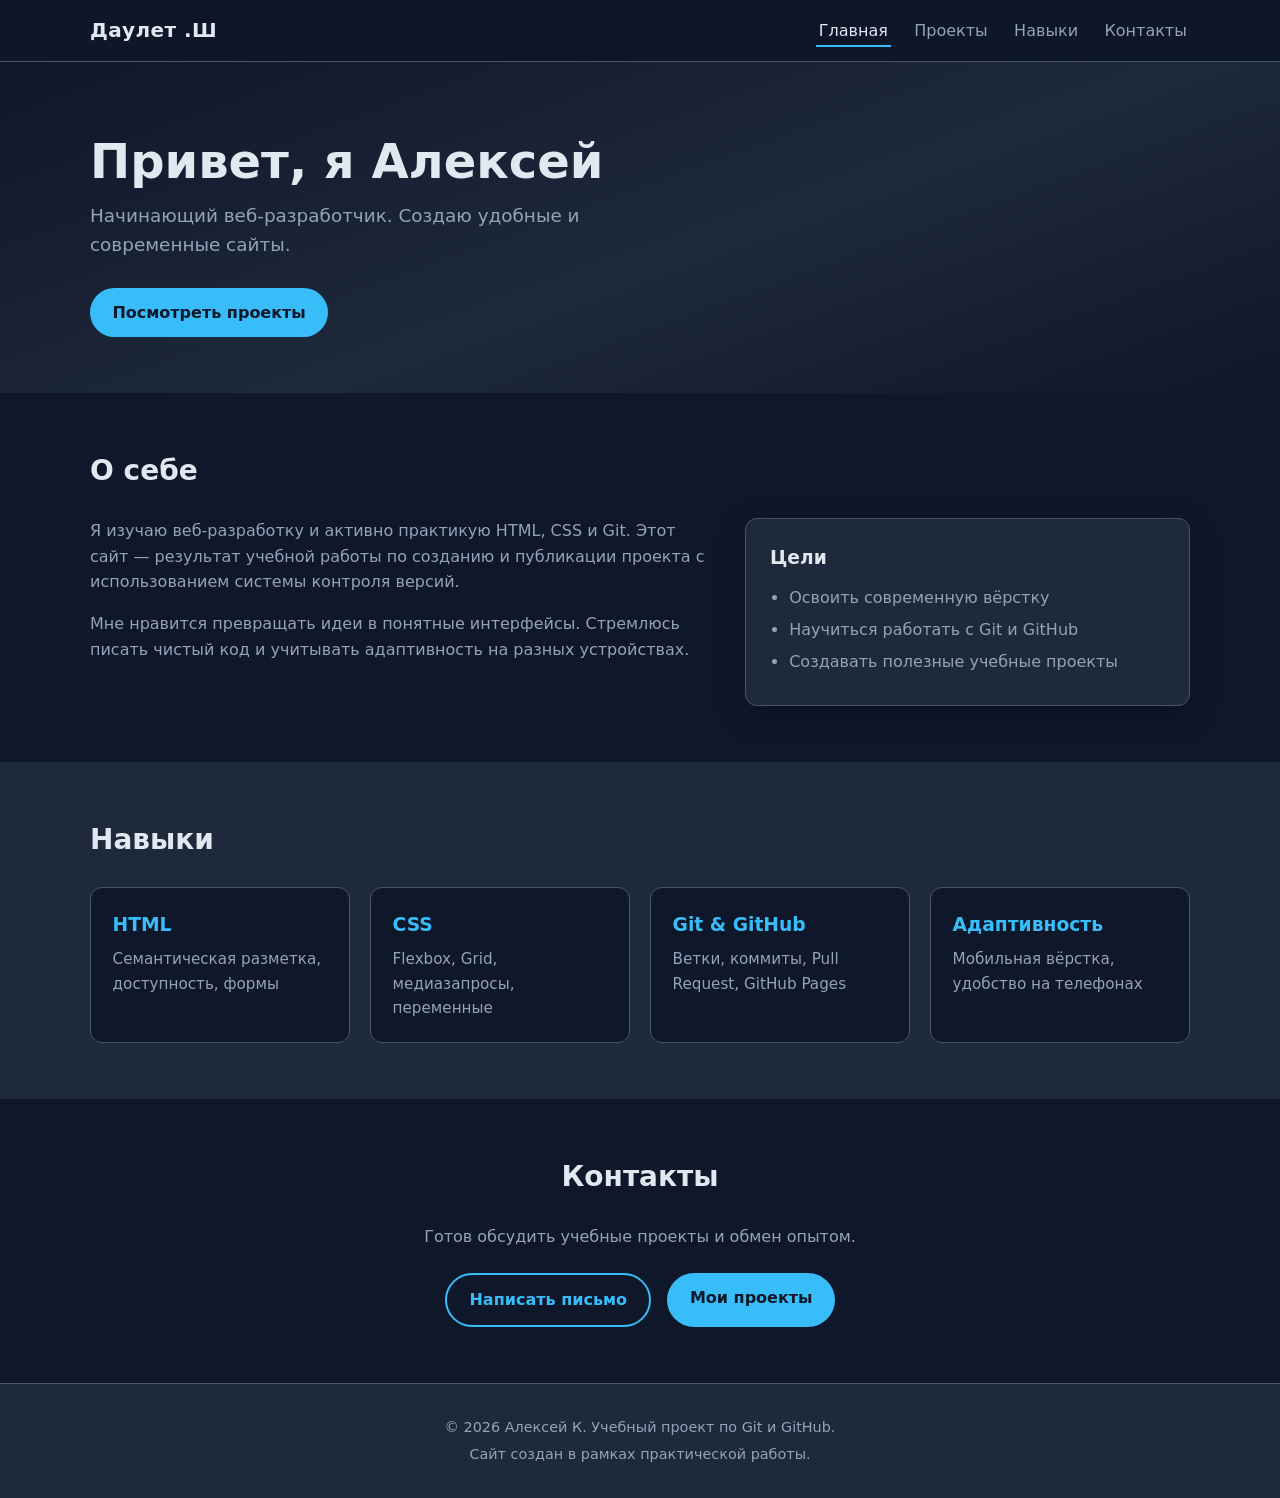
<file: index.html>
<!DOCTYPE html>
<html lang="ru">
<head>
    <meta charset="UTF-8">
    <meta name="viewport" content="width=device-width, initial-scale=1.0">
    <title>Портфолио веб-разработчика | Главная</title>
    <link rel="stylesheet" href="style.css">
</head>
<body>
    <header class="header">
        <div class="container">
            <a href="index.html" class="logo">Даулет .Ш</a>
            <nav class="nav" id="main-nav">
                <ul>
                    <li><a href="index.html" class="active">Главная</a></li>
                    <li><a href="projects.html">Проекты</a></li>
                    <li><a href="#skills">Навыки</a></li>
                    <li><a href="#contacts">Контакты</a></li>
                </ul>
            </nav>
            <button class="nav-toggle" id="nav-toggle" aria-label="Меню">☰</button>
        </div>
    </header>

    <main>
        <section class="hero">
            <div class="container">
                <h1>Привет, я Алексей</h1>
                <p class="hero-subtitle">Начинающий веб-разработчик. Создаю удобные и современные сайты.</p>
                <a href="projects.html" class="btn">Посмотреть проекты</a>
            </div>
        </section>

        <section class="about" id="about">
            <div class="container">
                <h2>О себе</h2>
                <div class="about-content">
                    <div class="about-text">
                        <p>Я изучаю веб-разработку и активно практикую HTML, CSS и Git. Этот сайт — результат учебной работы по созданию и публикации проекта с использованием системы контроля версий.</p>
                        <p>Мне нравится превращать идеи в понятные интерфейсы. Стремлюсь писать чистый код и учитывать адаптивность на разных устройствах.</p>
                    </div>
                    <div class="about-card">
                        <h3>Цели</h3>
                        <ul>
                            <li>Освоить современную вёрстку</li>
                            <li>Научиться работать с Git и GitHub</li>
                            <li>Создавать полезные учебные проекты</li>
                        </ul>
                    </div>
                </div>
            </div>
        </section>

        <section class="skills" id="skills">
            <div class="container">
                <h2>Навыки</h2>
                <div class="skills-grid">
                    <div class="skill-card">
                        <h3>HTML</h3>
                        <p>Семантическая разметка, доступность, формы</p>
                    </div>
                    <div class="skill-card">
                        <h3>CSS</h3>
                        <p>Flexbox, Grid, медиазапросы, переменные</p>
                    </div>
                    <div class="skill-card">
                        <h3>Git & GitHub</h3>
                        <p>Ветки, коммиты, Pull Request, GitHub Pages</p>
                    </div>
                    <div class="skill-card">
                        <h3>Адаптивность</h3>
                        <p>Мобильная вёрстка, удобство на телефонах</p>
                    </div>
                </div>
            </div>
        </section>

        <section class="contacts" id="contacts">
            <div class="container">
                <h2>Контакты</h2>
                <p>Готов обсудить учебные проекты и обмен опытом.</p>
                <div class="contact-links">
                    <a href="mailto:example@email.com" class="btn btn-outline">Написать письмо</a>
                    <a href="projects.html" class="btn">Мои проекты</a>
                </div>
            </div>
        </section>
    </main>

    <footer class="footer">
        <div class="container">
            <p>© 2026 Алексей К. Учебный проект по Git и GitHub.</p>
            <p>Сайт создан в рамках практической работы.</p>
        </div>
    </footer>

    <script>
        const toggle = document.getElementById('nav-toggle');
        const nav = document.getElementById('main-nav');
        if (toggle && nav) {
            toggle.addEventListener('click', () => {
                nav.classList.toggle('open');
            });
        }
    </script>
</body>
</html>
</file>
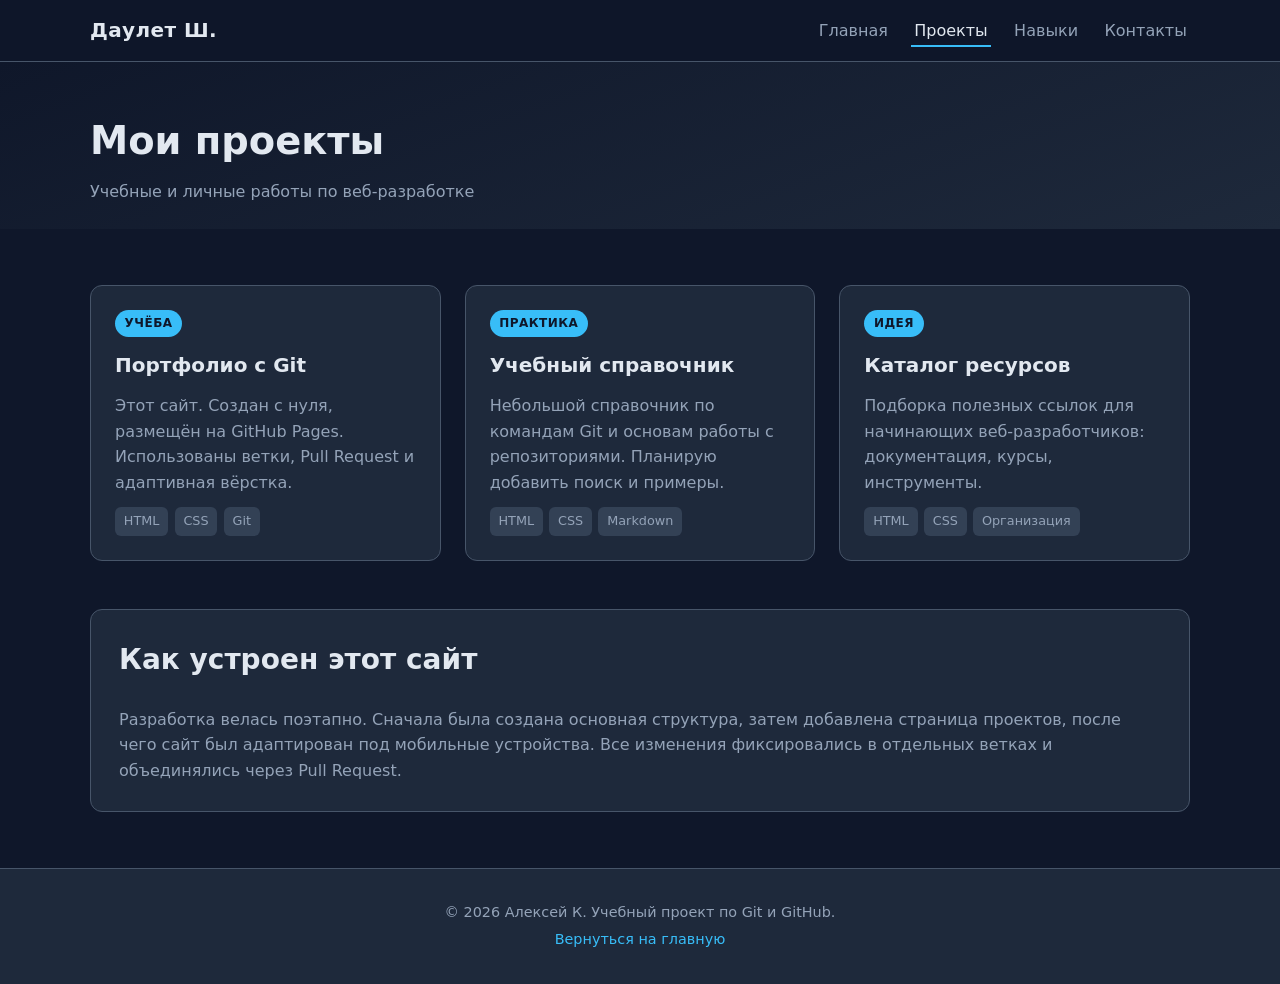
<file: projects.html>
<!DOCTYPE html>
<html lang="ru">
<head>
    <meta charset="UTF-8">
    <meta name="viewport" content="width=device-width, initial-scale=1.0">
    <title>Проекты | Портфолио веб-разработчика</title>
    <link rel="stylesheet" href="style.css">
</head>
<body>
    <header class="header">
        <div class="container">
            <a href="index.html" class="logo">Даулет Ш.</a>
            <nav class="nav" id="main-nav">
                <ul>
                    <li><a href="index.html">Главная</a></li>
                    <li><a href="projects.html" class="active">Проекты</a></li>
                    <li><a href="index.html#skills">Навыки</a></li>
                    <li><a href="index.html#contacts">Контакты</a></li>
                </ul>
            </nav>
            <button class="nav-toggle" id="nav-toggle" aria-label="Меню">☰</button>
        </div>
    </header>

    <main>
        <section class="page-hero">
            <div class="container">
                <h1>Мои проекты</h1>
                <p>Учебные и личные работы по веб-разработке</p>
            </div>
        </section>

        <section class="projects">
            <div class="container">
                <div class="projects-grid">
                    <article class="project-card">
                        <div class="project-badge">Учёба</div>
                        <h2>Портфолио с Git</h2>
                        <p>Этот сайт. Создан с нуля, размещён на GitHub Pages. Использованы ветки, Pull Request и адаптивная вёрстка.</p>
                        <ul class="project-tags">
                            <li>HTML</li>
                            <li>CSS</li>
                            <li>Git</li>
                        </ul>
                    </article>

                    <article class="project-card">
                        <div class="project-badge">Практика</div>
                        <h2>Учебный справочник</h2>
                        <p>Небольшой справочник по командам Git и основам работы с репозиториями. Планирую добавить поиск и примеры.</p>
                        <ul class="project-tags">
                            <li>HTML</li>
                            <li>CSS</li>
                            <li>Markdown</li>
                        </ul>
                    </article>

                    <article class="project-card">
                        <div class="project-badge">Идея</div>
                        <h2>Каталог ресурсов</h2>
                        <p>Подборка полезных ссылок для начинающих веб-разработчиков: документация, курсы, инструменты.</p>
                        <ul class="project-tags">
                            <li>HTML</li>
                            <li>CSS</li>
                            <li>Организация</li>
                        </ul>
                    </article>
                </div>

                <div class="projects-note">
                    <h2>Как устроен этот сайт</h2>
                    <p>Разработка велась поэтапно. Сначала была создана основная структура, затем добавлена страница проектов, после чего сайт был адаптирован под мобильные устройства. Все изменения фиксировались в отдельных ветках и объединялись через Pull Request.</p>
                </div>
            </div>
        </section>
    </main>

    <footer class="footer">
        <div class="container">
            <p>© 2026 Алексей К. Учебный проект по Git и GitHub.</p>
            <p><a href="index.html">Вернуться на главную</a></p>
        </div>
    </footer>

    <script>
        const toggle = document.getElementById('nav-toggle');
        const nav = document.getElementById('main-nav');
        if (toggle && nav) {
            toggle.addEventListener('click', () => {
                nav.classList.toggle('open');
            });
        }
    </script>
</body>
</html>
</file>
<file: style.css>
/* Базовые настройки */
:root {
    --color-bg: #0f172a;
    --color-surface: #1e293b;
    --color-surface-2: #334155;
    --color-text: #e2e8f0;
    --color-text-muted: #94a3b8;
    --color-accent: #38bdf8;
    --color-accent-hover: #0ea5e9;
    --color-border: #475569;
    --font-main: system-ui, -apple-system, "Segoe UI", Roboto, "Helvetica Neue", Arial, sans-serif;
    --max-width: 1100px;
    --radius: 12px;
    --shadow: 0 10px 30px rgba(0, 0, 0, 0.25);
}

*,
*::before,
*::after {
    box-sizing: border-box;
}

html {
    scroll-behavior: smooth;
}

body {
    margin: 0;
    font-family: var(--font-main);
    background: var(--color-bg);
    color: var(--color-text);
    line-height: 1.6;
    min-height: 100vh;
    display: flex;
    flex-direction: column;
}

img {
    max-width: 100%;
    height: auto;
    display: block;
}

a {
    color: var(--color-accent);
    text-decoration: none;
    transition: color 0.2s ease;
}

a:hover,
a:focus-visible {
    color: var(--color-accent-hover);
    outline: none;
}

.container {
    width: min(100% - 2rem, var(--max-width));
    margin-inline: auto;
}

/* Header */
.header {
    position: sticky;
    top: 0;
    z-index: 100;
    background: rgba(15, 23, 42, 0.92);
    backdrop-filter: blur(10px);
    border-bottom: 1px solid var(--color-border);
}

.header .container {
    display: flex;
    align-items: center;
    justify-content: space-between;
    padding: 0.9rem 0;
    gap: 1rem;
}

.logo {
    font-weight: 700;
    font-size: 1.25rem;
    color: var(--color-text);
    letter-spacing: 0.02em;
}

.logo:hover {
    color: var(--color-accent);
}

.nav ul {
    display: flex;
    list-style: none;
    margin: 0;
    padding: 0;
    gap: 1.25rem;
}

.nav a {
    color: var(--color-text-muted);
    font-weight: 500;
    padding: 0.35rem 0.2rem;
    border-bottom: 2px solid transparent;
}

.nav a:hover,
.nav a:focus-visible,
.nav a.active {
    color: var(--color-text);
    border-bottom-color: var(--color-accent);
}

.nav-toggle {
    display: none;
    background: transparent;
    border: 1px solid var(--color-border);
    color: var(--color-text);
    font-size: 1.4rem;
    padding: 0.25rem 0.55rem;
    border-radius: 8px;
    cursor: pointer;
}

.nav-toggle:hover,
.nav-toggle:focus-visible {
    border-color: var(--color-accent);
    color: var(--color-accent);
}

/* Buttons */
.btn {
    display: inline-block;
    padding: 0.75rem 1.4rem;
    background: var(--color-accent);
    color: #0f172a;
    font-weight: 600;
    border-radius: 999px;
    border: none;
    cursor: pointer;
    transition: background 0.2s ease, transform 0.15s ease;
}

.btn:hover,
.btn:focus-visible {
    background: var(--color-accent-hover);
    color: #0f172a;
    transform: translateY(-1px);
}

.btn-outline {
    background: transparent;
    color: var(--color-accent);
    border: 2px solid var(--color-accent);
}

.btn-outline:hover,
.btn-outline:focus-visible {
    background: var(--color-accent);
    color: #0f172a;
}

/* Hero */
.hero {
    padding: 4.5rem 0 3.5rem;
    background: linear-gradient(160deg, #0f172a 0%, #1e293b 55%, #0f172a 100%);
}

.hero h1 {
    font-size: clamp(2rem, 5vw, 3rem);
    margin: 0 0 0.75rem;
    line-height: 1.15;
}

.hero-subtitle {
    font-size: 1.15rem;
    color: var(--color-text-muted);
    max-width: 36rem;
    margin: 0 0 1.75rem;
}

/* Sections */
section {
    padding: 3.5rem 0;
}

section h2 {
    font-size: 1.75rem;
    margin: 0 0 1.5rem;
}

/* About */
.about-content {
    display: grid;
    grid-template-columns: 1.4fr 1fr;
    gap: 2rem;
    align-items: start;
}

.about-text p {
    margin: 0 0 1rem;
    color: var(--color-text-muted);
}

.about-card {
    background: var(--color-surface);
    border: 1px solid var(--color-border);
    border-radius: var(--radius);
    padding: 1.5rem;
    box-shadow: var(--shadow);
}

.about-card h3 {
    margin: 0 0 0.75rem;
}

.about-card ul {
    margin: 0;
    padding-left: 1.2rem;
    color: var(--color-text-muted);
}

.about-card li {
    margin-bottom: 0.4rem;
}

/* Skills */
.skills {
    background: var(--color-surface);
}

.skills-grid {
    display: grid;
    grid-template-columns: repeat(4, 1fr);
    gap: 1.25rem;
}

.skill-card {
    background: var(--color-bg);
    border: 1px solid var(--color-border);
    border-radius: var(--radius);
    padding: 1.35rem;
    transition: border-color 0.2s ease, transform 0.2s ease;
}

.skill-card:hover {
    border-color: var(--color-accent);
    transform: translateY(-3px);
}

.skill-card h3 {
    margin: 0 0 0.5rem;
    color: var(--color-accent);
}

.skill-card p {
    margin: 0;
    color: var(--color-text-muted);
    font-size: 0.95rem;
}

/* Contacts */
.contacts {
    text-align: center;
}

.contacts p {
    color: var(--color-text-muted);
    margin: 0 0 1.5rem;
}

.contact-links {
    display: flex;
    flex-wrap: wrap;
    gap: 1rem;
    justify-content: center;
}

/* Page hero (second page) */
.page-hero {
    padding: 3rem 0 1.5rem;
    background: linear-gradient(160deg, #0f172a 0%, #1e293b 100%);
}

.page-hero h1 {
    margin: 0 0 0.5rem;
    font-size: clamp(1.8rem, 4vw, 2.4rem);
}

.page-hero p {
    margin: 0;
    color: var(--color-text-muted);
}

/* Projects */
.projects-grid {
    display: grid;
    grid-template-columns: repeat(3, 1fr);
    gap: 1.5rem;
    margin-bottom: 3rem;
}

.project-card {
    background: var(--color-surface);
    border: 1px solid var(--color-border);
    border-radius: var(--radius);
    padding: 1.5rem;
    display: flex;
    flex-direction: column;
    gap: 0.75rem;
    transition: border-color 0.2s ease, transform 0.2s ease;
}

.project-card:hover {
    border-color: var(--color-accent);
    transform: translateY(-3px);
}

.project-badge {
    display: inline-block;
    width: fit-content;
    font-size: 0.75rem;
    font-weight: 600;
    text-transform: uppercase;
    letter-spacing: 0.04em;
    color: #0f172a;
    background: var(--color-accent);
    padding: 0.25rem 0.6rem;
    border-radius: 999px;
}

.project-card h2 {
    margin: 0;
    font-size: 1.25rem;
}

.project-card p {
    margin: 0;
    color: var(--color-text-muted);
    flex-grow: 1;
}

.project-tags {
    display: flex;
    flex-wrap: wrap;
    gap: 0.4rem;
    list-style: none;
    margin: 0;
    padding: 0;
}

.project-tags li {
    font-size: 0.8rem;
    padding: 0.25rem 0.55rem;
    background: var(--color-surface-2);
    border-radius: 6px;
    color: var(--color-text-muted);
}

.projects-note {
    background: var(--color-surface);
    border: 1px solid var(--color-border);
    border-radius: var(--radius);
    padding: 1.75rem;
}

.projects-note h2 {
    margin-top: 0;
}

.projects-note p {
    margin: 0;
    color: var(--color-text-muted);
}

/* Footer */
.footer {
    margin-top: auto;
    padding: 1.75rem 0;
    border-top: 1px solid var(--color-border);
    background: var(--color-surface);
    text-align: center;
}

.footer p {
    margin: 0.25rem 0;
    color: var(--color-text-muted);
    font-size: 0.9rem;
}

.footer a {
    color: var(--color-accent);
}

/* ========== Адаптив ========== */

/* Планшеты и меньше */
@media (max-width: 900px) {
    .skills-grid {
        grid-template-columns: repeat(2, 1fr);
    }

    .projects-grid {
        grid-template-columns: 1fr 1fr;
    }

    .about-content {
        grid-template-columns: 1fr;
    }
}

/* Мобильные */
@media (max-width: 640px) {
    .nav-toggle {
        display: block;
    }

    .nav {
        position: absolute;
        top: 100%;
        left: 0;
        right: 0;
        background: var(--color-surface);
        border-bottom: 1px solid var(--color-border);
        max-height: 0;
        overflow: hidden;
        transition: max-height 0.3s ease;
    }

    .nav.open {
        max-height: 280px;
    }

    .nav ul {
        flex-direction: column;
        padding: 1rem 1.25rem 1.25rem;
        gap: 0.75rem;
    }

    .header .container {
        position: relative;
    }

    .hero {
        padding: 3rem 0 2.5rem;
    }

    .skills-grid,
    .projects-grid {
        grid-template-columns: 1fr;
    }

    section {
        padding: 2.5rem 0;
    }

    .contact-links {
        flex-direction: column;
        align-items: stretch;
    }

    .btn {
        text-align: center;
    }
}

/* Ещё уже */
@media (max-width: 400px) {
    .container {
        width: min(100% - 1.25rem, var(--max-width));
    }

    .hero h1 {
        font-size: 1.75rem;
    }
}

/* Дополнительная настройка для очень узких экранов */
@media (max-width: 360px) { .hero h1 { font-size: 1.6rem; } }
</file>
